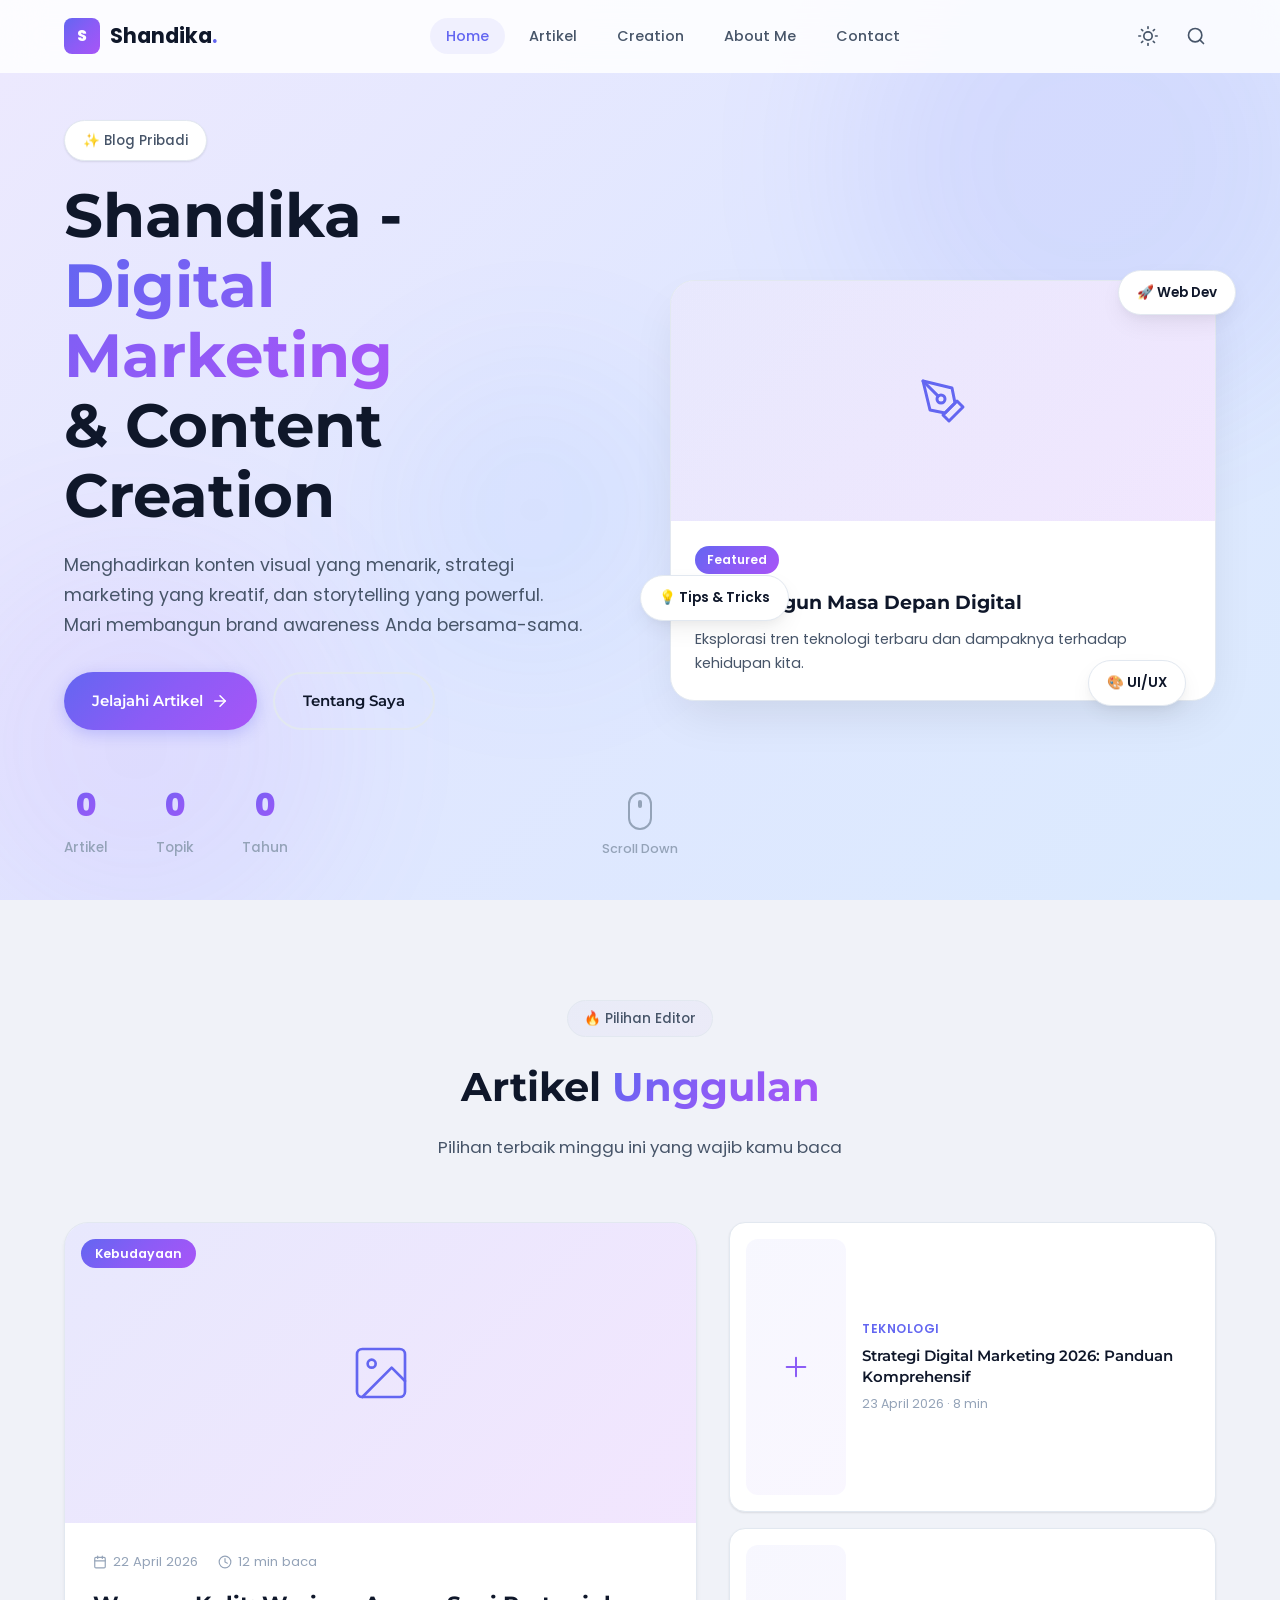
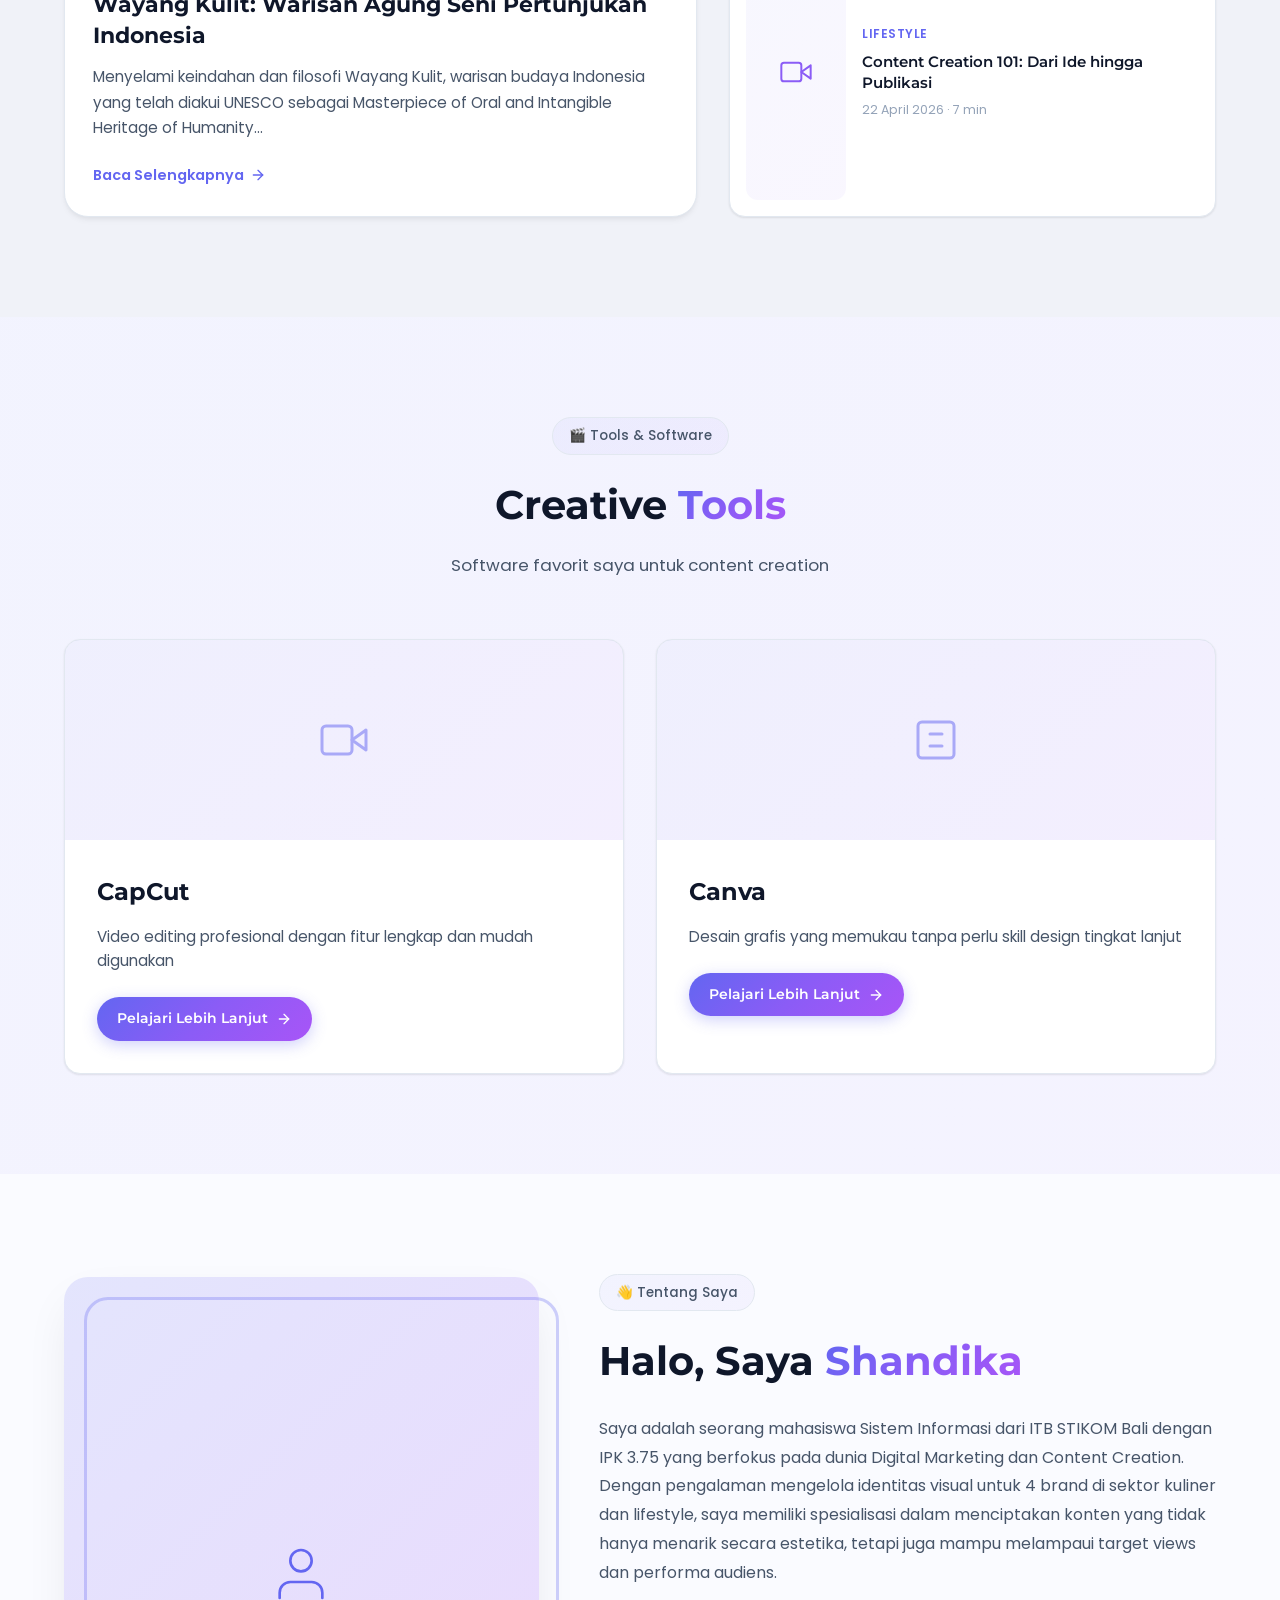
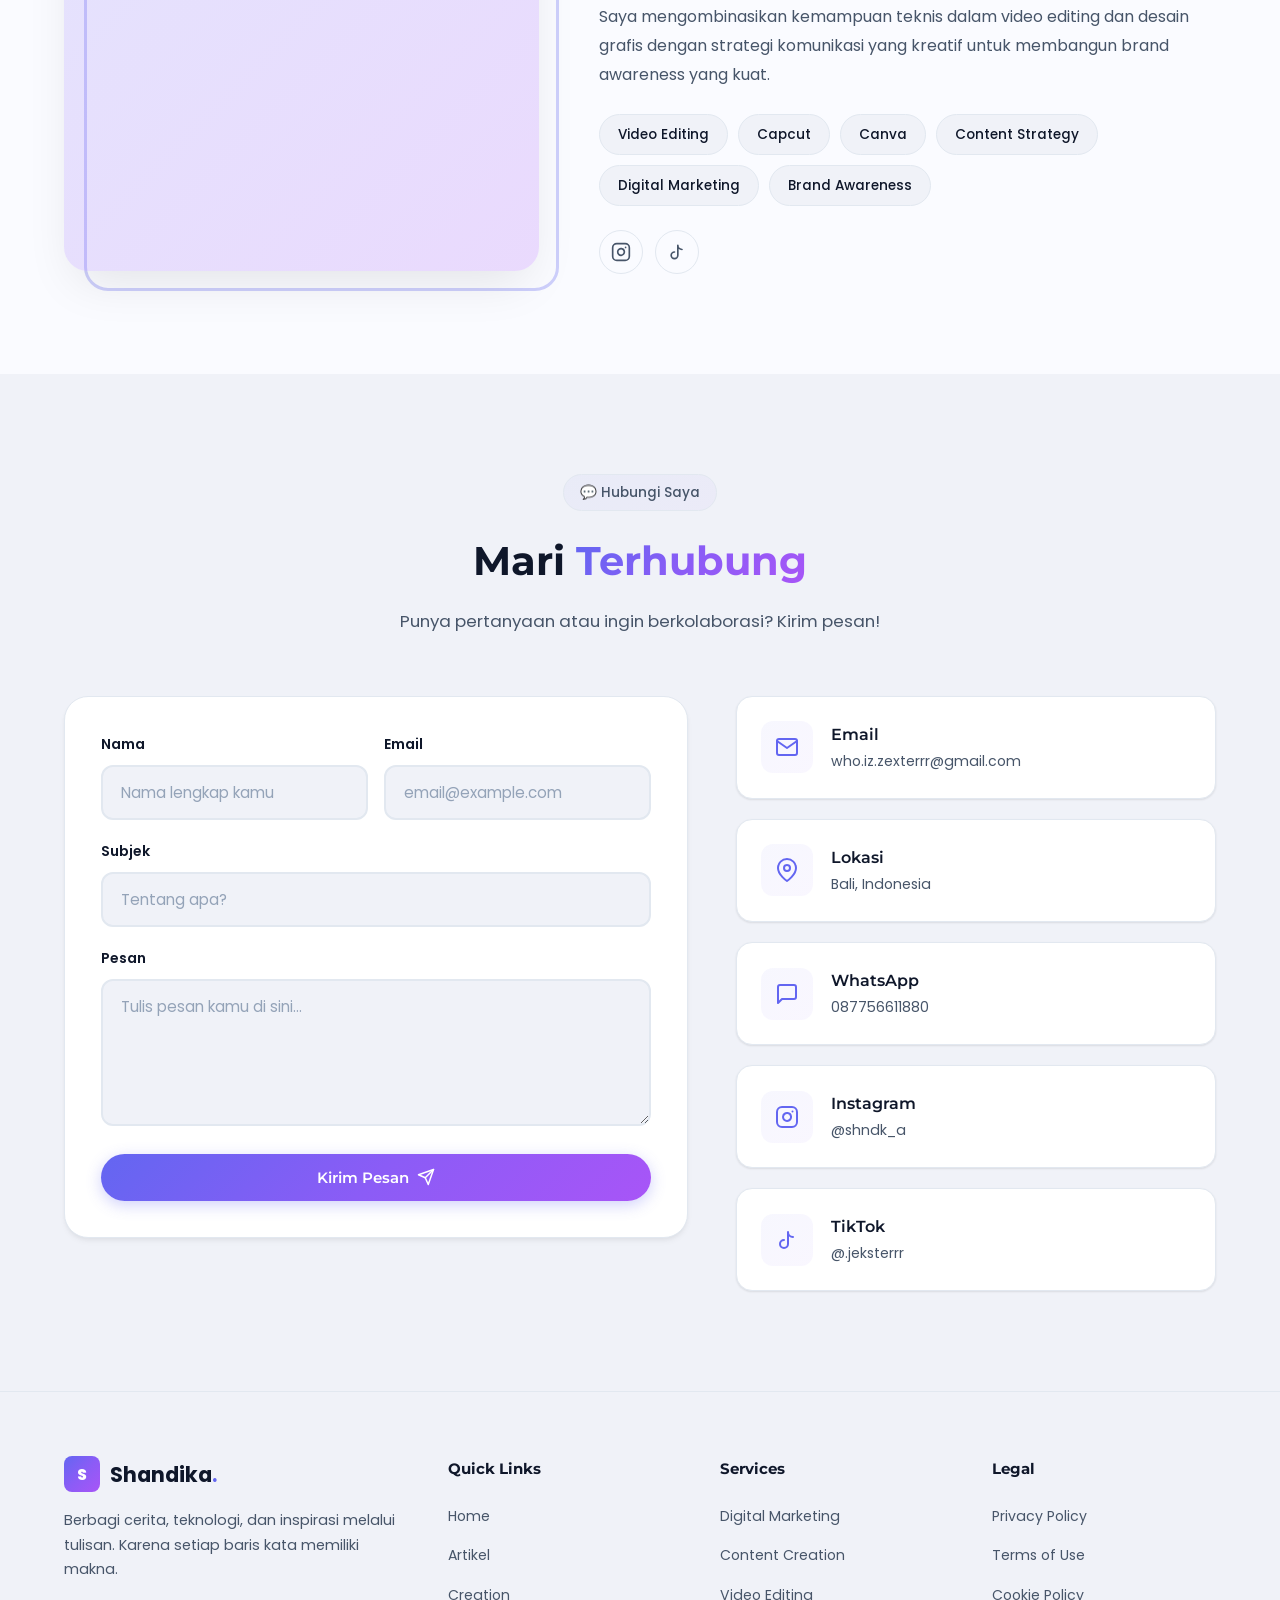
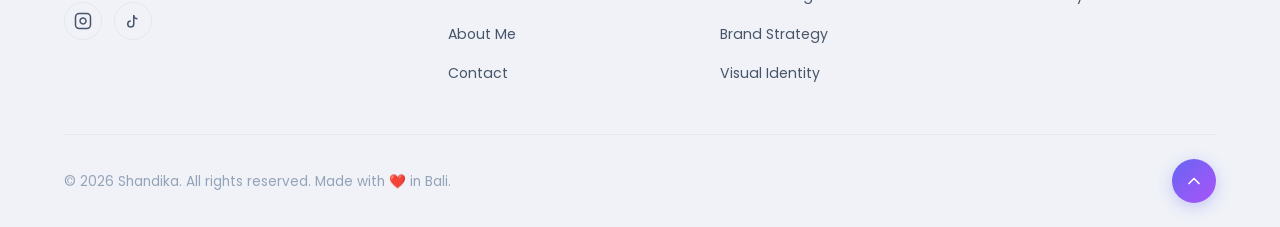
<file: index.html>
<!DOCTYPE html>
<html lang="id">
<head>
    <meta charset="UTF-8">
    <meta name="viewport" content="width=device-width, initial-scale=1.0">
    <meta name="description" content="Shandika Blog — Tempat berbagi cerita, pemikiran, dan inspirasi seputar teknologi, desain, dan kehidupan.">
    <meta name="keywords" content="blog, teknologi, desain, programming, lifestyle">
    <meta name="author" content="Shandika">
    <title>Shandika Blog — Portofolio Shandika</title>
    <link rel="preconnect" href="https://fonts.googleapis.com">
    <link rel="preconnect" href="https://fonts.gstatic.com" crossorigin>
    <link href="https://fonts.googleapis.com/css2?family=Montserrat:wght@300;400;500;600;700;800;900&family=Poppins:wght@300;400;500;600;700;800;900&display=swap" rel="stylesheet">
    <link rel="stylesheet" href="style.css">
</head>
<body>
    <!-- Navbar -->
    <nav class="navbar" id="navbar">
        <div class="container navbar-inner">
            <a href="#" class="logo" id="logo">
                <span class="logo-icon">S</span>
                <span class="logo-text">Shandika<span class="logo-dot">.</span></span>
            </a>
            <ul class="nav-links" id="navLinks">
                <li><a href="#home" class="nav-link active">Home</a></li>
                <li><a href="#featured" class="nav-link">Artikel</a></li>
                <li><a href="#creation" class="nav-link">Creation</a></li>
                <li><a href="#about" class="nav-link">About Me</a></li>
                <li><a href="#contact" class="nav-link">Contact</a></li>
            </ul>
            <div class="nav-actions">
                <button class="theme-toggle" id="themeToggle" aria-label="Toggle theme">
                    <svg class="icon-sun" xmlns="http://www.w3.org/2000/svg" width="20" height="20" viewBox="0 0 24 24" fill="none" stroke="currentColor" stroke-width="2" stroke-linecap="round" stroke-linejoin="round"><circle cx="12" cy="12" r="5"/><line x1="12" y1="1" x2="12" y2="3"/><line x1="12" y1="21" x2="12" y2="23"/><line x1="4.22" y1="4.22" x2="5.64" y2="5.64"/><line x1="18.36" y1="18.36" x2="19.78" y2="19.78"/><line x1="1" y1="12" x2="3" y2="12"/><line x1="21" y1="12" x2="23" y2="12"/><line x1="4.22" y1="19.78" x2="5.64" y2="18.36"/><line x1="18.36" y1="5.64" x2="19.78" y2="4.22"/></svg>
                    <svg class="icon-moon" xmlns="http://www.w3.org/2000/svg" width="20" height="20" viewBox="0 0 24 24" fill="none" stroke="currentColor" stroke-width="2" stroke-linecap="round" stroke-linejoin="round"><path d="M21 12.79A9 9 0 1 1 11.21 3 7 7 0 0 0 21 12.79z"/></svg>
                </button>
                <button class="search-btn" id="searchBtn" aria-label="Search">
                    <svg xmlns="http://www.w3.org/2000/svg" width="20" height="20" viewBox="0 0 24 24" fill="none" stroke="currentColor" stroke-width="2" stroke-linecap="round" stroke-linejoin="round"><circle cx="11" cy="11" r="8"/><line x1="21" y1="21" x2="16.65" y2="16.65"/></svg>
                </button>
                <button class="hamburger" id="hamburger" aria-label="Menu">
                    <span></span>
                    <span></span>
                    <span></span>
                </button>
            </div>
        </div>
    </nav>

    <!-- Search Overlay -->
    <div class="search-overlay" id="searchOverlay">
        <div class="search-overlay-content">
            <button class="search-close" id="searchClose" aria-label="Close search">
                <svg xmlns="http://www.w3.org/2000/svg" width="24" height="24" viewBox="0 0 24 24" fill="none" stroke="currentColor" stroke-width="2" stroke-linecap="round" stroke-linejoin="round"><line x1="18" y1="6" x2="6" y2="18"/><line x1="6" y1="6" x2="18" y2="18"/></svg>
            </button>
            <div class="search-input-wrapper">
                <svg xmlns="http://www.w3.org/2000/svg" width="24" height="24" viewBox="0 0 24 24" fill="none" stroke="currentColor" stroke-width="2" stroke-linecap="round" stroke-linejoin="round"><circle cx="11" cy="11" r="8"/><line x1="21" y1="21" x2="16.65" y2="16.65"/></svg>
                <input type="text" class="search-input" id="searchInput" placeholder="Cari artikel, topik, atau kata kunci...">
            </div>
            <div class="search-results" id="searchResults">
                <p class="search-hint">Ketik untuk mulai mencari...</p>
            </div>
        </div>
    </div>

    <!-- Hero Section -->
    <section class="hero" id="home">
        <div class="hero-bg-shapes">
            <div class="shape shape-1"></div>
            <div class="shape shape-2"></div>
            <div class="shape shape-3"></div>
        </div>
        <div class="container hero-content">
            <div class="hero-text">
                <span class="hero-badge">✨ Blog Pribadi</span>
                <h1 class="hero-title">
                    Shandika - <span class="gradient-text">Digital Marketing</span>
                    <br>& Content Creation
                </h1>
                <p class="hero-desc">Menghadirkan konten visual yang menarik, strategi marketing yang kreatif, dan storytelling yang powerful. Mari membangun brand awareness Anda bersama-sama.</p>
                <div class="hero-cta">
                    <a href="#featured" class="btn btn-primary" id="ctaExplore">
                        Jelajahi Artikel
                        <svg xmlns="http://www.w3.org/2000/svg" width="18" height="18" viewBox="0 0 24 24" fill="none" stroke="currentColor" stroke-width="2" stroke-linecap="round" stroke-linejoin="round"><line x1="5" y1="12" x2="19" y2="12"/><polyline points="12 5 19 12 12 19"/></svg>
                    </a>
                    <a href="#about" class="btn btn-outline" id="ctaAbout">Tentang Saya</a>
                </div>
                <div class="hero-stats">
                    <div class="stat">
                        <span class="stat-number" data-target="120">0</span>
                        <span class="stat-label">Artikel</span>
                    </div>
                    <div class="stat">
                        <span class="stat-number" data-target="45">0</span>
                        <span class="stat-label">Topik</span>
                    </div>
                    <div class="stat">
                        <span class="stat-number" data-target="10">0</span>
                        <span class="stat-label">Tahun</span>
                    </div>
                </div>
            </div>
            <div class="hero-visual">
                <div class="hero-card">
                    <div class="hero-card-img">
                        <div class="hero-card-placeholder">
                            <svg xmlns="http://www.w3.org/2000/svg" width="48" height="48" viewBox="0 0 24 24" fill="none" stroke="currentColor" stroke-width="1.5" stroke-linecap="round" stroke-linejoin="round"><path d="M12 19l7-7 3 3-7 7-3-3z"/><path d="M18 13l-1.5-7.5L2 2l3.5 14.5L13 18l5-5z"/><path d="M2 2l7.586 7.586"/><circle cx="11" cy="11" r="2"/></svg>
                        </div>
                    </div>
                    <div class="hero-card-body">
                        <span class="hero-card-tag">Featured</span>
                        <h3>Membangun Masa Depan Digital</h3>
                        <p>Eksplorasi tren teknologi terbaru dan dampaknya terhadap kehidupan kita.</p>
                    </div>
                </div>
                <div class="floating-badge badge-1">🚀 Web Dev</div>
                <div class="floating-badge badge-2">💡 Tips & Tricks</div>
                <div class="floating-badge badge-3">🎨 UI/UX</div>
            </div>
        </div>
        <div class="hero-scroll">
            <a href="#featured" class="scroll-indicator" aria-label="Scroll down">
                <div class="scroll-mouse">
                    <div class="scroll-wheel"></div>
                </div>
                <span>Scroll Down</span>
            </a>
        </div>
    </section>

    <!-- Featured Post -->
    <section class="section featured-section" id="featured">
        <div class="container">
            <div class="section-header">
                <span class="section-tag">🔥 Pilihan Editor</span>
                <h2 class="section-title">Artikel <span class="gradient-text">Unggulan</span></h2>
                <p class="section-desc">Pilihan terbaik minggu ini yang wajib kamu baca</p>
            </div>
            <div class="featured-grid">
                <a href="wayang-kulit.html" class="featured-main" id="featuredMain">
                    <div class="featured-img">
                        <div class="featured-img-placeholder">
                            <svg xmlns="http://www.w3.org/2000/svg" width="64" height="64" viewBox="0 0 24 24" fill="none" stroke="currentColor" stroke-width="1" stroke-linecap="round" stroke-linejoin="round"><rect x="3" y="3" width="18" height="18" rx="2" ry="2"/><circle cx="8.5" cy="8.5" r="1.5"/><polyline points="21 15 16 10 5 21"/></svg>
                        </div>
                        <div class="featured-overlay">
                            <span class="featured-category">Kebudayaan</span>
                        </div>
                    </div>
                    <div class="featured-info">
                        <div class="post-meta">
                            <span class="meta-date">
                                <svg xmlns="http://www.w3.org/2000/svg" width="14" height="14" viewBox="0 0 24 24" fill="none" stroke="currentColor" stroke-width="2" stroke-linecap="round" stroke-linejoin="round"><rect x="3" y="4" width="18" height="18" rx="2" ry="2"/><line x1="16" y1="2" x2="16" y2="6"/><line x1="8" y1="2" x2="8" y2="6"/><line x1="3" y1="10" x2="21" y2="10"/></svg>
                                22 April 2026
                            </span>
                            <span class="meta-read">
                                <svg xmlns="http://www.w3.org/2000/svg" width="14" height="14" viewBox="0 0 24 24" fill="none" stroke="currentColor" stroke-width="2" stroke-linecap="round" stroke-linejoin="round"><circle cx="12" cy="12" r="10"/><polyline points="12 6 12 12 16 14"/></svg>
                                12 min baca
                            </span>
                        </div>
                        <h3 class="featured-title">Wayang Kulit: Warisan Agung Seni Pertunjukan Indonesia</h3>
                        <p class="featured-excerpt">Menyelami keindahan dan filosofi Wayang Kulit, warisan budaya Indonesia yang telah diakui UNESCO sebagai Masterpiece of Oral and Intangible Heritage of Humanity...</p>
                        <span class="read-more" id="readMoreFeatured">
                            Baca Selengkapnya
                            <svg xmlns="http://www.w3.org/2000/svg" width="16" height="16" viewBox="0 0 24 24" fill="none" stroke="currentColor" stroke-width="2" stroke-linecap="round" stroke-linejoin="round"><line x1="5" y1="12" x2="19" y2="12"/><polyline points="12 5 19 12 12 19"/></svg>
                        </span>
                    </div>
                </a>
                <div class="featured-side">
                    <article class="featured-side-card" id="featuredSide1">
                        <div class="side-card-img">
                            <div class="side-img-placeholder">
                                <svg xmlns="http://www.w3.org/2000/svg" width="32" height="32" viewBox="0 0 24 24" fill="none" stroke="currentColor" stroke-width="1.5" stroke-linecap="round" stroke-linejoin="round"><line x1="12" y1="5" x2="12" y2="19"/><line x1="5" y1="12" x2="19" y2="12"/></svg>
                            </div>
                        </div>
                        <div class="side-card-info">
                            <span class="side-category">Teknologi</span>
                            <h4>Strategi Digital Marketing 2026: Panduan Komprehensif</h4>
                            <span class="side-meta">23 April 2026 · 8 min</span>
                        </div>
                    </article>
                    <article class="featured-side-card" id="featuredSide2">
                        <div class="side-card-img">
                            <div class="side-img-placeholder">
                                <svg xmlns="http://www.w3.org/2000/svg" width="32" height="32" viewBox="0 0 24 24" fill="none" stroke="currentColor" stroke-width="1.5" stroke-linecap="round" stroke-linejoin="round"><path d="M23 7l-7 5 7 5V7z"/><rect x="1" y="5" width="15" height="14" rx="2" ry="2"/></svg>
                            </div>
                        </div>
                        <div class="side-card-info">
                            <span class="side-category">Lifestyle</span>
                            <h4>Content Creation 101: Dari Ide hingga Publikasi</h4>
                            <span class="side-meta">22 April 2026 · 7 min</span>
                        </div>
                    </article>
                </div>
            </div>
        </div>
    </section>


    <!-- Creation Section -->
    <section class="section creation-section" id="creation">
        <div class="container">
            <div class="section-header">
                <span class="section-tag">🎬 Tools & Software</span>
                <h2 class="section-title">Creative <span class="gradient-text">Tools</span></h2>
                <p class="section-desc">Software favorit saya untuk content creation</p>
            </div>
            <div class="creation-grid">
                <div class="creation-card">
                    <div class="creation-card-img">
                        <div class="creation-img-placeholder">
                            <svg xmlns="http://www.w3.org/2000/svg" width="48" height="48" viewBox="0 0 24 24" fill="none" stroke="currentColor" stroke-width="1.5" stroke-linecap="round" stroke-linejoin="round"><path d="M23 7l-7 5 7 5V7z"/><rect x="1" y="5" width="15" height="14" rx="2" ry="2"/></svg>
                        </div>
                    </div>
                    <div class="creation-card-content">
                        <h3>CapCut</h3>
                        <p>Video editing profesional dengan fitur lengkap dan mudah digunakan</p>
                        <a href="https://drive.google.com" class="btn btn-primary btn-sm" target="_blank">
                            Pelajari Lebih Lanjut
                            <svg xmlns="http://www.w3.org/2000/svg" width="16" height="16" viewBox="0 0 24 24" fill="none" stroke="currentColor" stroke-width="2" stroke-linecap="round" stroke-linejoin="round"><line x1="5" y1="12" x2="19" y2="12"/><polyline points="12 5 19 12 12 19"/></svg>
                        </a>
                    </div>
                </div>
                <div class="creation-card">
                    <div class="creation-card-img">
                        <div class="creation-img-placeholder">
                            <svg xmlns="http://www.w3.org/2000/svg" width="48" height="48" viewBox="0 0 24 24" fill="none" stroke="currentColor" stroke-width="1.5" stroke-linecap="round" stroke-linejoin="round"><rect x="3" y="3" width="18" height="18" rx="2" ry="2"/><line x1="9" y1="9" x2="15" y2="9"/><line x1="9" y1="15" x2="15" y2="15"/></svg>
                        </div>
                    </div>
                    <div class="creation-card-content">
                        <h3>Canva</h3>
                        <p>Desain grafis yang memukau tanpa perlu skill design tingkat lanjut</p>
                        <a href="https://drive.google.com" class="btn btn-primary btn-sm" target="_blank">
                            Pelajari Lebih Lanjut
                            <svg xmlns="http://www.w3.org/2000/svg" width="16" height="16" viewBox="0 0 24 24" fill="none" stroke="currentColor" stroke-width="2" stroke-linecap="round" stroke-linejoin="round"><line x1="5" y1="12" x2="19" y2="12"/><polyline points="12 5 19 12 12 19"/></svg>
                        </a>
                    </div>
                </div>
            </div>
        </div>
    </section>

    <!-- About Section -->
    <section class="section about-section" id="about">
        <div class="container">
            <div class="about-grid">
                <div class="about-image">
                    <div class="about-img-wrapper">
                        <div class="about-img-placeholder">
                            <svg xmlns="http://www.w3.org/2000/svg" width="64" height="64" viewBox="0 0 24 24" fill="none" stroke="currentColor" stroke-width="1" stroke-linecap="round" stroke-linejoin="round"><path d="M20 21v-2a4 4 0 0 0-4-4H8a4 4 0 0 0-4 4v2"/><circle cx="12" cy="7" r="4"/></svg>
                        </div>
                    </div>
                    <div class="about-decoration"></div>
                </div>
                <div class="about-content">
                    <span class="section-tag">👋 Tentang Saya</span>
                    <h2 class="section-title">Halo, Saya <span class="gradient-text">Shandika</span></h2>
                    <p>Saya adalah seorang mahasiswa Sistem Informasi dari ITB STIKOM Bali dengan IPK 3.75 yang berfokus pada dunia Digital Marketing dan Content Creation. Dengan pengalaman mengelola identitas visual untuk 4 brand di sektor kuliner dan lifestyle, saya memiliki spesialisasi dalam menciptakan konten yang tidak hanya menarik secara estetika, tetapi juga mampu melampaui target views dan performa audiens.</p>
                    <p>Saya mengombinasikan kemampuan teknis dalam video editing dan desain grafis dengan strategi komunikasi yang kreatif untuk membangun brand awareness yang kuat.</p>
                    <div class="about-skills">
                        <span class="skill-tag">Video Editing</span>
                        <span class="skill-tag">Capcut</span>
                        <span class="skill-tag">Canva</span>
                        <span class="skill-tag">Content Strategy</span>
                        <span class="skill-tag">Digital Marketing</span>
                        <span class="skill-tag">Brand Awareness</span>
                    </div>
                    <div class="about-social">
                        <a href="https://instagram.com/shndk_a" class="social-link" id="socialInstagram" aria-label="Instagram" target="_blank">
                            <svg xmlns="http://www.w3.org/2000/svg" width="20" height="20" viewBox="0 0 24 24" fill="none" stroke="currentColor" stroke-width="2" stroke-linecap="round" stroke-linejoin="round"><rect x="2" y="2" width="20" height="20" rx="5" ry="5"/><path d="M16 11.37A4 4 0 1 1 12.63 8 4 4 0 0 1 16 11.37z"/><line x1="17.5" y1="6.5" x2="17.51" y2="6.5"/></svg>
                        </a>
                        <a href="https://www.tiktok.com/@.jeksterrr" class="social-link" id="socialTiktok" aria-label="TikTok" target="_blank">
                            <svg xmlns="http://www.w3.org/2000/svg" width="20" height="20" viewBox="0 0 24 24" fill="none" stroke="currentColor" stroke-width="2" stroke-linecap="round" stroke-linejoin="round"><path d="M9 12a4 4 0 1 0 4 4V4a5 5 0 0 0 5 5"/></svg>
                        </a>
                    </div>
                </div>
            </div>
        </div>
    </section>

    <!-- Contact Section -->
    <section class="section contact-section" id="contact">
        <div class="container">
            <div class="section-header">
                <span class="section-tag">💬 Hubungi Saya</span>
                <h2 class="section-title">Mari <span class="gradient-text">Terhubung</span></h2>
                <p class="section-desc">Punya pertanyaan atau ingin berkolaborasi? Kirim pesan!</p>
            </div>
            <div class="contact-grid">
                <form class="contact-form" id="contactForm" action="mailto:who.iz.zexterrr@gmail.com" method="post" enctype="text/plain">
                    <div class="form-row">
                        <div class="form-group">
                            <label for="contactName">Nama</label>
                            <input type="text" id="contactName" name="Nama" placeholder="Nama lengkap kamu" required>
                        </div>
                        <div class="form-group">
                            <label for="contactEmail">Email</label>
                            <input type="email" id="contactEmail" name="Email" placeholder="email@example.com" required>
                        </div>
                    </div>
                    <div class="form-group">
                        <label for="contactSubject">Subjek</label>
                        <input type="text" id="contactSubject" name="Subjek" placeholder="Tentang apa?" required>
                    </div>
                    <div class="form-group">
                        <label for="contactMessage">Pesan</label>
                        <textarea id="contactMessage" name="Pesan" rows="5" placeholder="Tulis pesan kamu di sini..." required></textarea>
                    </div>
                    <button type="submit" class="btn btn-primary btn-full" id="contactSubmit">
                        Kirim Pesan
                        <svg xmlns="http://www.w3.org/2000/svg" width="18" height="18" viewBox="0 0 24 24" fill="none" stroke="currentColor" stroke-width="2" stroke-linecap="round" stroke-linejoin="round"><line x1="22" y1="2" x2="11" y2="13"/><polygon points="22 2 15 22 11 13 2 9 22 2"/></svg>
                    </button>
                </form>
                <div class="contact-info">
                    <div class="contact-info-card" id="contactInfoEmail">
                        <div class="contact-info-icon">
                            <svg xmlns="http://www.w3.org/2000/svg" width="24" height="24" viewBox="0 0 24 24" fill="none" stroke="currentColor" stroke-width="2" stroke-linecap="round" stroke-linejoin="round"><path d="M4 4h16c1.1 0 2 .9 2 2v12c0 1.1-.9 2-2 2H4c-1.1 0-2-.9-2-2V6c0-1.1.9-2 2-2z"/><polyline points="22,6 12,13 2,6"/></svg>
                        </div>
                        <div>
                            <h4>Email</h4>
                            <p><a href="mailto:who.iz.zexterrr@gmail.com">who.iz.zexterrr@gmail.com</a></p>
                        </div>
                    </div>
                    <div class="contact-info-card" id="contactInfoLocation">
                        <div class="contact-info-icon">
                            <svg xmlns="http://www.w3.org/2000/svg" width="24" height="24" viewBox="0 0 24 24" fill="none" stroke="currentColor" stroke-width="2" stroke-linecap="round" stroke-linejoin="round"><path d="M21 10c0 7-9 13-9 13s-9-6-9-13a9 9 0 0 1 18 0z"/><circle cx="12" cy="10" r="3"/></svg>
                        </div>
                        <div>
                            <h4>Lokasi</h4>
                            <p>Bali, Indonesia</p>
                        </div>
                    </div>
                    <div class="contact-info-card" id="contactInfoWhatsapp">
                        <div class="contact-info-icon">
                            <svg xmlns="http://www.w3.org/2000/svg" width="24" height="24" viewBox="0 0 24 24" fill="none" stroke="currentColor" stroke-width="2" stroke-linecap="round" stroke-linejoin="round"><path d="M21 15a2 2 0 0 1-2 2H7l-4 4V5a2 2 0 0 1 2-2h14a2 2 0 0 1 2 2z"/></svg>
                        </div>
                        <div>
                            <h4>WhatsApp</h4>
                            <p>087756611880</p>
                        </div>
                    </div>
                    <div class="contact-info-card" id="contactInfoInstagram">
                        <div class="contact-info-icon">
                            <svg xmlns="http://www.w3.org/2000/svg" width="24" height="24" viewBox="0 0 24 24" fill="none" stroke="currentColor" stroke-width="2" stroke-linecap="round" stroke-linejoin="round"><rect x="2" y="2" width="20" height="20" rx="5" ry="5"/><path d="M16 11.37A4 4 0 1 1 12.63 8 4 4 0 0 1 16 11.37z"/><line x1="17.5" y1="6.5" x2="17.51" y2="6.5"/></svg>
                        </div>
                        <div>
                            <h4>Instagram</h4>
                            <p>@shndk_a</p>
                        </div>
                    </div>
                    <div class="contact-info-card" id="contactInfoTiktok">
                        <div class="contact-info-icon">
                            <svg xmlns="http://www.w3.org/2000/svg" width="24" height="24" viewBox="0 0 24 24" fill="none" stroke="currentColor" stroke-width="2" stroke-linecap="round" stroke-linejoin="round"><path d="M9 12a4 4 0 1 0 4 4V4a5 5 0 0 0 5 5"/></svg>
                        </div>
                        <div>
                            <h4>TikTok</h4>
                            <p>@.jeksterrr</p>
                        </div>
                    </div>
                </div>
            </div>
        </div>
    </section>

    <!-- Footer -->
    <footer class="footer" id="footer">
        <div class="container">
            <div class="footer-grid">
                <div class="footer-brand">
                    <a href="#" class="logo">
                        <span class="logo-icon">S</span>
                        <span class="logo-text">Shandika<span class="logo-dot">.</span></span>
                    </a>
                    <p>Berbagi cerita, teknologi, dan inspirasi melalui tulisan. Karena setiap baris kata memiliki makna.</p>
                    <div class="footer-social">
                        <a href="https://instagram.com/shndk_a" aria-label="Instagram" target="_blank"><svg xmlns="http://www.w3.org/2000/svg" width="18" height="18" viewBox="0 0 24 24" fill="none" stroke="currentColor" stroke-width="2"><rect x="2" y="2" width="20" height="20" rx="5" ry="5"/><path d="M16 11.37A4 4 0 1 1 12.63 8 4 4 0 0 1 16 11.37z"/><line x1="17.5" y1="6.5" x2="17.51" y2="6.5"/></svg></a>
                        <a href="https://www.tiktok.com/@.jeksterrr" aria-label="TikTok" target="_blank"><svg xmlns="http://www.w3.org/2000/svg" width="18" height="18" viewBox="0 0 24 24" fill="none" stroke="currentColor" stroke-width="2"><path d="M9 12a4 4 0 1 0 4 4V4a5 5 0 0 0 5 5"/></svg></a>
                    </div>
                </div>
                <div class="footer-links">
                    <h4>Quick Links</h4>
                    <ul>
                        <li><a href="#home">Home</a></li>
                        <li><a href="#featured">Artikel</a></li>
                        <li><a href="#creation">Creation</a></li>
                        <li><a href="#about">About Me</a></li>
                        <li><a href="#contact">Contact</a></li>
                    </ul>
                </div>
                <div class="footer-links">
                    <h4>Services</h4>
                    <ul>
                        <li><a href="#featured">Digital Marketing</a></li>
                        <li><a href="#creation">Content Creation</a></li>
                        <li><a href="#creation">Video Editing</a></li>
                        <li><a href="#about">Brand Strategy</a></li>
                        <li><a href="#about">Visual Identity</a></li>
                    </ul>
                </div>
                <div class="footer-links">
                    <h4>Legal</h4>
                    <ul>
                        <li><a href="#">Privacy Policy</a></li>
                        <li><a href="#">Terms of Use</a></li>
                        <li><a href="#">Cookie Policy</a></li>
                    </ul>
                </div>
            </div>
            <div class="footer-bottom">
                <p>&copy; 2026 Shandika. All rights reserved. Made with ❤️ in Bali.</p>
                <button class="back-to-top" id="backToTop" aria-label="Back to top">
                    <svg xmlns="http://www.w3.org/2000/svg" width="20" height="20" viewBox="0 0 24 24" fill="none" stroke="currentColor" stroke-width="2" stroke-linecap="round" stroke-linejoin="round"><polyline points="18 15 12 9 6 15"/></svg>
                </button>
            </div>
        </div>
    </footer>

    <!-- Toast Notification -->
    <div class="toast" id="toast">
        <div class="toast-content">
            <svg class="toast-icon" xmlns="http://www.w3.org/2000/svg" width="20" height="20" viewBox="0 0 24 24" fill="none" stroke="currentColor" stroke-width="2" stroke-linecap="round" stroke-linejoin="round"><path d="M22 11.08V12a10 10 0 1 1-5.93-9.14"/><polyline points="22 4 12 14.01 9 11.01"/></svg>
            <span id="toastMessage">Success!</span>
        </div>
    </div>

    <script src="script.js"></script>
</body>
</html>
</file>
<file: style.css>
/* ============================================
   CSS Variables & Design Tokens
   ============================================ */
:root {
    /* Colors - Light Mode */
    --bg-primary: #fafbff;
    --bg-secondary: #f0f2f8;
    --bg-card: #ffffff;
    --bg-card-hover: #f8f9fd;
    --bg-navbar: rgba(255, 255, 255, 0.85);

    --text-primary: #0f172a;
    --text-secondary: #475569;
    --text-muted: #94a3b8;

    --accent-1: #6366f1;
    --accent-2: #8b5cf6;
    --accent-3: #a855f7;
    --gradient-primary: linear-gradient(135deg, #6366f1, #8b5cf6, #a855f7);
    --gradient-hero: linear-gradient(135deg, #ede9fe 0%, #e0e7ff 50%, #dbeafe 100%);
    --gradient-card: linear-gradient(135deg, rgba(99, 102, 241, 0.05), rgba(139, 92, 246, 0.05));

    --border-color: #e2e8f0;
    --border-light: #f1f5f9;

    --shadow-sm: 0 1px 3px rgba(0, 0, 0, 0.04), 0 1px 2px rgba(0, 0, 0, 0.06);
    --shadow-md: 0 4px 6px -1px rgba(0, 0, 0, 0.05), 0 2px 4px -1px rgba(0, 0, 0, 0.04);
    --shadow-lg: 0 10px 25px -3px rgba(0, 0, 0, 0.07), 0 4px 10px -2px rgba(0, 0, 0, 0.04);
    --shadow-xl: 0 20px 50px -12px rgba(0, 0, 0, 0.1);
    --shadow-glow: 0 0 30px rgba(99, 102, 241, 0.15);

    --radius-sm: 8px;
    --radius-md: 12px;
    --radius-lg: 16px;
    --radius-xl: 24px;
    --radius-full: 9999px;

    --transition-fast: 0.2s cubic-bezier(0.4, 0, 0.2, 1);
    --transition-base: 0.3s cubic-bezier(0.4, 0, 0.2, 1);
    --transition-slow: 0.5s cubic-bezier(0.4, 0, 0.2, 1);

    --font-headline: 'Montserrat', sans-serif;
    --font-body: 'Poppins', sans-serif;
}

/* Dark Mode */
[data-theme="dark"] {
    --bg-primary: #0b0f1a;
    --bg-secondary: #111827;
    --bg-card: #1a1f35;
    --bg-card-hover: #212845;
    --bg-navbar: rgba(11, 15, 26, 0.9);

    --text-primary: #f1f5f9;
    --text-secondary: #94a3b8;
    --text-muted: #64748b;

    --gradient-hero: linear-gradient(135deg, #1a1035 0%, #0f172a 50%, #0c1220 100%);
    --gradient-card: linear-gradient(135deg, rgba(99, 102, 241, 0.08), rgba(139, 92, 246, 0.08));

    --border-color: #1e293b;
    --border-light: #1e293b;

    --shadow-sm: 0 1px 3px rgba(0, 0, 0, 0.2);
    --shadow-md: 0 4px 6px rgba(0, 0, 0, 0.25);
    --shadow-lg: 0 10px 25px rgba(0, 0, 0, 0.3);
    --shadow-xl: 0 20px 50px rgba(0, 0, 0, 0.4);
    --shadow-glow: 0 0 30px rgba(99, 102, 241, 0.2);
}

/* ============================================
   Reset & Base
   ============================================ */
*, *::before, *::after {
    margin: 0;
    padding: 0;
    box-sizing: border-box;
}

html {
    scroll-behavior: smooth;
    font-size: 16px;
}

body {
    font-family: var(--font-body);
    background-color: var(--bg-primary);
    color: var(--text-primary);
    line-height: 1.7;
    overflow-x: hidden;
    transition: background-color var(--transition-base), color var(--transition-base);
}

h1, h2, h3, h4, h5, h6 {
    font-family: var(--font-headline);
}

a {
    text-decoration: none;
    color: inherit;
    transition: color var(--transition-fast);
}

img {
    max-width: 100%;
    display: block;
}

ul {
    list-style: none;
}

button {
    border: none;
    cursor: pointer;
    font-family: inherit;
    background: none;
}

input, textarea {
    font-family: inherit;
    border: none;
    outline: none;
}

/* ============================================
   Utility Classes
   ============================================ */
.container {
    max-width: 1200px;
    margin: 0 auto;
    padding: 0 24px;
}

.section {
    padding: 100px 0;
}

.gradient-text {
    background: var(--gradient-primary);
    -webkit-background-clip: text;
    -webkit-text-fill-color: transparent;
    background-clip: text;
}

.btn {
    display: inline-flex;
    align-items: center;
    gap: 8px;
    padding: 14px 28px;
    border-radius: var(--radius-full);
    font-weight: 600;
    font-size: 0.95rem;
    font-family: var(--font-headline);
    transition: all var(--transition-base);
    cursor: pointer;
    text-decoration: none;
}

.btn-primary {
    background: var(--gradient-primary);
    color: #fff;
    box-shadow: 0 4px 15px rgba(99, 102, 241, 0.3);
}

.btn-primary:hover {
    transform: translateY(-2px);
    box-shadow: 0 8px 25px rgba(99, 102, 241, 0.4);
}

.btn-outline {
    border: 2px solid var(--border-color);
    color: var(--text-primary);
    background: transparent;
}

.btn-outline:hover {
    border-color: var(--accent-1);
    color: var(--accent-1);
    transform: translateY(-2px);
}

.btn-full {
    width: 100%;
    justify-content: center;
}

/* ============================================
   Navbar
   ============================================ */
.navbar {
    position: fixed;
    top: 0;
    left: 0;
    right: 0;
    z-index: 1000;
    padding: 16px 0;
    background: var(--bg-navbar);
    backdrop-filter: blur(20px);
    -webkit-backdrop-filter: blur(20px);
    border-bottom: 1px solid transparent;
    transition: all var(--transition-base);
}

.navbar.scrolled {
    padding: 10px 0;
    border-bottom-color: var(--border-color);
    box-shadow: var(--shadow-sm);
}

.navbar-inner {
    display: flex;
    align-items: center;
    justify-content: space-between;
}

.logo {
    display: flex;
    align-items: center;
    gap: 10px;
    font-weight: 700;
    font-size: 1.3rem;
}

.logo-icon {
    width: 36px;
    height: 36px;
    display: flex;
    align-items: center;
    justify-content: center;
    background: var(--gradient-primary);
    color: #fff;
    border-radius: var(--radius-sm);
    font-weight: 800;
    font-size: 1rem;
}

.logo-dot {
    color: var(--accent-1);
}

.nav-links {
    display: flex;
    gap: 8px;
}

.nav-link {
    padding: 8px 16px;
    border-radius: var(--radius-full);
    font-weight: 500;
    font-size: 0.9rem;
    color: var(--text-secondary);
    transition: all var(--transition-fast);
}

.nav-link:hover,
.nav-link.active {
    color: var(--accent-1);
    background: rgba(99, 102, 241, 0.08);
}

.nav-actions {
    display: flex;
    align-items: center;
    gap: 8px;
}

.theme-toggle,
.search-btn {
    width: 40px;
    height: 40px;
    display: flex;
    align-items: center;
    justify-content: center;
    border-radius: var(--radius-full);
    color: var(--text-secondary);
    transition: all var(--transition-fast);
}

.theme-toggle:hover,
.search-btn:hover {
    background: var(--bg-secondary);
    color: var(--accent-1);
}

.icon-moon { display: none; }
[data-theme="dark"] .icon-sun { display: none; }
[data-theme="dark"] .icon-moon { display: block; }

.hamburger {
    display: none;
    flex-direction: column;
    gap: 5px;
    width: 40px;
    height: 40px;
    align-items: center;
    justify-content: center;
    border-radius: var(--radius-full);
}

.hamburger span {
    display: block;
    width: 22px;
    height: 2px;
    background: var(--text-primary);
    border-radius: 2px;
    transition: all var(--transition-base);
}

.hamburger.active span:nth-child(1) {
    transform: rotate(45deg) translate(5px, 5px);
}

.hamburger.active span:nth-child(2) {
    opacity: 0;
}

.hamburger.active span:nth-child(3) {
    transform: rotate(-45deg) translate(5px, -5px);
}

/* ============================================
   Search Overlay
   ============================================ */
.search-overlay {
    position: fixed;
    inset: 0;
    z-index: 2000;
    background: rgba(0, 0, 0, 0.6);
    backdrop-filter: blur(8px);
    display: flex;
    align-items: flex-start;
    justify-content: center;
    padding-top: 120px;
    opacity: 0;
    pointer-events: none;
    transition: opacity var(--transition-base);
}

.search-overlay.active {
    opacity: 1;
    pointer-events: all;
}

.search-overlay-content {
    background: var(--bg-card);
    border-radius: var(--radius-xl);
    width: 90%;
    max-width: 640px;
    padding: 24px;
    box-shadow: var(--shadow-xl);
    transform: translateY(-20px);
    transition: transform var(--transition-base);
}

.search-overlay.active .search-overlay-content {
    transform: translateY(0);
}

.search-close {
    position: absolute;
    top: 24px;
    right: 24px;
    color: var(--text-muted);
    transition: color var(--transition-fast);
}

.search-close:hover {
    color: var(--text-primary);
}

.search-input-wrapper {
    display: flex;
    align-items: center;
    gap: 12px;
    padding: 12px 16px;
    background: var(--bg-secondary);
    border-radius: var(--radius-md);
    border: 2px solid transparent;
    transition: border-color var(--transition-fast);
}

.search-input-wrapper:focus-within {
    border-color: var(--accent-1);
}

.search-input-wrapper svg {
    color: var(--text-muted);
    flex-shrink: 0;
}

.search-input {
    flex: 1;
    font-size: 1rem;
    background: transparent;
    color: var(--text-primary);
}

.search-input::placeholder {
    color: var(--text-muted);
}

.search-results {
    margin-top: 16px;
    max-height: 300px;
    overflow-y: auto;
}

.search-hint {
    text-align: center;
    color: var(--text-muted);
    padding: 24px;
    font-size: 0.9rem;
}

.search-result-item {
    display: block;
    padding: 12px 16px;
    border-radius: var(--radius-sm);
    transition: background var(--transition-fast);
    cursor: pointer;
}

.search-result-item:hover {
    background: var(--bg-secondary);
}

.search-result-item h4 {
    font-size: 0.95rem;
    margin-bottom: 4px;
}

.search-result-item p {
    font-size: 0.8rem;
    color: var(--text-muted);
}

/* ============================================
   Hero Section
   ============================================ */
.hero {
    min-height: 100vh;
    display: flex;
    align-items: center;
    position: relative;
    background: var(--gradient-hero);
    padding-top: 80px;
    overflow: hidden;
}

.hero-bg-shapes {
    position: absolute;
    inset: 0;
    pointer-events: none;
    overflow: hidden;
}

.shape {
    position: absolute;
    border-radius: 50%;
    opacity: 0.4;
    filter: blur(80px);
}

.shape-1 {
    width: 500px;
    height: 500px;
    background: rgba(99, 102, 241, 0.25);
    top: -10%;
    right: -5%;
    animation: float 8s ease-in-out infinite;
}

.shape-2 {
    width: 400px;
    height: 400px;
    background: rgba(168, 85, 247, 0.2);
    bottom: -5%;
    left: -5%;
    animation: float 10s ease-in-out infinite reverse;
}

.shape-3 {
    width: 300px;
    height: 300px;
    background: rgba(59, 130, 246, 0.15);
    top: 40%;
    left: 30%;
    animation: float 12s ease-in-out infinite;
}

@keyframes float {
    0%, 100% { transform: translate(0, 0) scale(1); }
    33% { transform: translate(30px, -30px) scale(1.05); }
    66% { transform: translate(-20px, 20px) scale(0.95); }
}

.hero-content {
    display: grid;
    grid-template-columns: 1fr 1fr;
    gap: 60px;
    align-items: center;
    position: relative;
    z-index: 1;
}

.hero-badge {
    display: inline-flex;
    align-items: center;
    gap: 8px;
    padding: 8px 18px;
    background: var(--bg-card);
    border: 1px solid var(--border-color);
    border-radius: var(--radius-full);
    font-size: 0.85rem;
    font-weight: 500;
    color: var(--text-secondary);
    box-shadow: var(--shadow-sm);
    margin-bottom: 20px;
    animation: fadeInUp 0.6s ease-out;
}

.hero-title {
    font-family: var(--font-headline);
    font-size: 3.8rem;
    font-weight: 700;
    line-height: 1.15;
    margin-bottom: 20px;
    animation: fadeInUp 0.6s ease-out 0.1s both;
}

.hero-desc {
    font-size: 1.1rem;
    color: var(--text-secondary);
    max-width: 520px;
    margin-bottom: 32px;
    animation: fadeInUp 0.6s ease-out 0.2s both;
}

.hero-cta {
    display: flex;
    gap: 16px;
    margin-bottom: 48px;
    animation: fadeInUp 0.6s ease-out 0.3s both;
}

.hero-stats {
    display: flex;
    gap: 48px;
    animation: fadeInUp 0.6s ease-out 0.4s both;
}

.stat {
    text-align: center;
}

.stat-number {
    display: block;
    font-size: 2rem;
    font-weight: 800;
    background: var(--gradient-primary);
    -webkit-background-clip: text;
    -webkit-text-fill-color: transparent;
    background-clip: text;
}

.stat-label {
    font-size: 0.85rem;
    color: var(--text-muted);
    font-weight: 500;
}

.hero-visual {
    position: relative;
    animation: fadeInUp 0.8s ease-out 0.3s both;
}

.hero-card {
    background: var(--bg-card);
    border-radius: var(--radius-xl);
    overflow: hidden;
    box-shadow: var(--shadow-xl);
    border: 1px solid var(--border-color);
    transition: transform var(--transition-base);
}

.hero-card:hover {
    transform: translateY(-4px);
}

.hero-card-img {
    height: 240px;
    background: var(--gradient-card);
    position: relative;
    overflow: hidden;
}

.hero-card-placeholder {
    display: flex;
    align-items: center;
    justify-content: center;
    height: 100%;
    color: var(--accent-1);
    background: linear-gradient(135deg, rgba(99, 102, 241, 0.1), rgba(168, 85, 247, 0.1));
}

.hero-card-body {
    padding: 24px;
}

.hero-card-tag {
    display: inline-block;
    padding: 4px 12px;
    background: var(--gradient-primary);
    color: #fff;
    border-radius: var(--radius-full);
    font-size: 0.75rem;
    font-weight: 600;
    margin-bottom: 12px;
}

.hero-card-body h3 {
    font-size: 1.2rem;
    font-weight: 700;
    margin-bottom: 8px;
}

.hero-card-body p {
    font-size: 0.9rem;
    color: var(--text-secondary);
}

.floating-badge {
    position: absolute;
    padding: 10px 18px;
    background: var(--bg-card);
    border: 1px solid var(--border-color);
    border-radius: var(--radius-full);
    font-size: 0.85rem;
    font-weight: 600;
    box-shadow: var(--shadow-lg);
    animation: floatBadge 4s ease-in-out infinite;
}

.badge-1 {
    top: -10px;
    right: -20px;
    animation-delay: 0s;
}

.badge-2 {
    bottom: 80px;
    left: -30px;
    animation-delay: 1.5s;
}

.badge-3 {
    bottom: -5px;
    right: 30px;
    animation-delay: 3s;
}

@keyframes floatBadge {
    0%, 100% { transform: translateY(0); }
    50% { transform: translateY(-10px); }
}

.hero-scroll {
    position: absolute;
    bottom: 40px;
    left: 50%;
    transform: translateX(-50%);
    z-index: 1;
}

.scroll-indicator {
    display: flex;
    flex-direction: column;
    align-items: center;
    gap: 8px;
    color: var(--text-muted);
    font-size: 0.8rem;
    font-weight: 500;
    transition: color var(--transition-fast);
}

.scroll-indicator:hover {
    color: var(--accent-1);
}

.scroll-mouse {
    width: 24px;
    height: 38px;
    border: 2px solid var(--text-muted);
    border-radius: 12px;
    position: relative;
}

.scroll-wheel {
    width: 4px;
    height: 8px;
    background: var(--text-muted);
    border-radius: 2px;
    position: absolute;
    top: 6px;
    left: 50%;
    transform: translateX(-50%);
    animation: scrollWheel 2s ease-in-out infinite;
}

@keyframes scrollWheel {
    0%, 100% { transform: translateX(-50%) translateY(0); opacity: 1; }
    50% { transform: translateX(-50%) translateY(10px); opacity: 0; }
}

@keyframes fadeInUp {
    from {
        opacity: 0;
        transform: translateY(30px);
    }
    to {
        opacity: 1;
        transform: translateY(0);
    }
}

/* ============================================
   Section Header
   ============================================ */
.section-header {
    text-align: center;
    margin-bottom: 60px;
}

.section-tag {
    display: inline-block;
    padding: 6px 16px;
    background: var(--gradient-card);
    border: 1px solid var(--border-color);
    border-radius: var(--radius-full);
    font-size: 0.85rem;
    font-weight: 500;
    color: var(--text-secondary);
    margin-bottom: 16px;
}

.section-title {
    font-family: var(--font-headline);
    font-size: 2.5rem;
    font-weight: 700;
    margin-bottom: 12px;
}

.section-desc {
    color: var(--text-secondary);
    font-size: 1.05rem;
    max-width: 500px;
    margin: 0 auto;
}

/* ============================================
   Featured Section
   ============================================ */
.featured-section {
    background: var(--bg-secondary);
}

.featured-grid {
    display: grid;
    grid-template-columns: 1.3fr 1fr;
    gap: 32px;
}

.featured-main {
    background: var(--bg-card);
    border-radius: var(--radius-xl);
    overflow: hidden;
    border: 1px solid var(--border-color);
    box-shadow: var(--shadow-md);
    transition: all var(--transition-base);
}

.featured-main:hover {
    transform: translateY(-4px);
    box-shadow: var(--shadow-lg);
}

.featured-img {
    height: 300px;
    position: relative;
    overflow: hidden;
}

.featured-img-placeholder {
    display: flex;
    align-items: center;
    justify-content: center;
    height: 100%;
    background: linear-gradient(135deg, rgba(99, 102, 241, 0.15), rgba(168, 85, 247, 0.15));
    color: var(--accent-1);
}

.featured-overlay {
    position: absolute;
    top: 16px;
    left: 16px;
}

.featured-category {
    padding: 6px 14px;
    background: var(--gradient-primary);
    color: #fff;
    border-radius: var(--radius-full);
    font-size: 0.78rem;
    font-weight: 600;
}

.featured-info {
    padding: 28px;
}

.post-meta {
    display: flex;
    gap: 20px;
    margin-bottom: 16px;
}

.meta-date, .meta-read {
    display: flex;
    align-items: center;
    gap: 6px;
    font-size: 0.82rem;
    color: var(--text-muted);
}

.featured-title {
    font-size: 1.4rem;
    font-weight: 700;
    line-height: 1.4;
    margin-bottom: 12px;
}

.featured-excerpt {
    color: var(--text-secondary);
    font-size: 0.95rem;
    margin-bottom: 20px;
    line-height: 1.7;
}

.read-more {
    display: inline-flex;
    align-items: center;
    gap: 6px;
    color: var(--accent-1);
    font-weight: 600;
    font-size: 0.9rem;
    transition: gap var(--transition-fast);
}

.read-more:hover {
    gap: 12px;
}

.featured-side {
    display: flex;
    flex-direction: column;
    gap: 16px;
}

.featured-side-card {
    display: flex;
    gap: 16px;
    padding: 16px;
    background: var(--bg-card);
    border-radius: var(--radius-lg);
    border: 1px solid var(--border-color);
    box-shadow: var(--shadow-sm);
    transition: all var(--transition-base);
    cursor: pointer;
    flex: 1;
}

.featured-side-card:hover {
    transform: translateX(4px);
    box-shadow: var(--shadow-md);
    border-color: var(--accent-1);
}

.side-card-img {
    width: 100px;
    min-height: 100px;
    border-radius: var(--radius-md);
    overflow: hidden;
    flex-shrink: 0;
}

.side-img-placeholder {
    display: flex;
    align-items: center;
    justify-content: center;
    width: 100%;
    height: 100%;
    background: var(--gradient-card);
    color: var(--accent-2);
}

.side-card-info {
    display: flex;
    flex-direction: column;
    justify-content: center;
    gap: 6px;
}

.side-category {
    font-size: 0.75rem;
    font-weight: 600;
    color: var(--accent-1);
    text-transform: uppercase;
    letter-spacing: 0.5px;
}

.side-card-info h4 {
    font-size: 0.95rem;
    font-weight: 600;
    line-height: 1.4;
}

.side-meta {
    font-size: 0.78rem;
    color: var(--text-muted);
}

/* ============================================
   Articles Grid
   ============================================ */
.filter-tabs {
    display: flex;
    justify-content: center;
    gap: 8px;
    margin-bottom: 48px;
    flex-wrap: wrap;
}

.filter-tab {
    padding: 10px 22px;
    border-radius: var(--radius-full);
    font-size: 0.88rem;
    font-weight: 500;
    color: var(--text-secondary);
    background: var(--bg-secondary);
    border: 1px solid var(--border-color);
    transition: all var(--transition-fast);
}

.filter-tab:hover {
    color: var(--accent-1);
    border-color: var(--accent-1);
}

.filter-tab.active {
    background: var(--gradient-primary);
    color: #fff;
    border-color: transparent;
}

.articles-grid {
    display: grid;
    grid-template-columns: repeat(3, 1fr);
    gap: 28px;
}

.article-card {
    background: var(--bg-card);
    border-radius: var(--radius-lg);
    overflow: hidden;
    border: 1px solid var(--border-color);
    box-shadow: var(--shadow-sm);
    transition: all var(--transition-base);
    cursor: pointer;
    opacity: 0;
    transform: translateY(20px);
    animation: cardFadeIn 0.5s ease-out forwards;
}

.article-card:hover {
    transform: translateY(-6px);
    box-shadow: var(--shadow-lg);
}

@keyframes cardFadeIn {
    to {
        opacity: 1;
        transform: translateY(0);
    }
}

.article-card-img {
    height: 200px;
    position: relative;
    overflow: hidden;
}

.article-img-placeholder {
    display: flex;
    align-items: center;
    justify-content: center;
    width: 100%;
    height: 100%;
    background: var(--gradient-card);
    color: var(--accent-1);
    font-size: 2rem;
    transition: transform var(--transition-slow);
}

.article-card:hover .article-img-placeholder {
    transform: scale(1.05);
}

.article-card-category {
    position: absolute;
    top: 12px;
    left: 12px;
    padding: 4px 12px;
    background: rgba(255, 255, 255, 0.9);
    border-radius: var(--radius-full);
    font-size: 0.72rem;
    font-weight: 600;
    color: var(--accent-1);
}

[data-theme="dark"] .article-card-category {
    background: rgba(26, 31, 53, 0.9);
}

.article-card-body {
    padding: 20px;
}

.article-card-meta {
    display: flex;
    gap: 16px;
    margin-bottom: 10px;
    font-size: 0.78rem;
    color: var(--text-muted);
}

.article-card-title {
    font-size: 1.05rem;
    font-weight: 700;
    line-height: 1.4;
    margin-bottom: 8px;
    display: -webkit-box;
    -webkit-line-clamp: 2;
    -webkit-box-orient: vertical;
    overflow: hidden;
}

.article-card-excerpt {
    font-size: 0.88rem;
    color: var(--text-secondary);
    display: -webkit-box;
    -webkit-line-clamp: 2;
    -webkit-box-orient: vertical;
    overflow: hidden;
    margin-bottom: 16px;
}

.article-card-footer {
    display: flex;
    align-items: center;
    justify-content: space-between;
    padding-top: 14px;
    border-top: 1px solid var(--border-light);
}

.article-author {
    display: flex;
    align-items: center;
    gap: 8px;
}

.author-avatar {
    width: 28px;
    height: 28px;
    border-radius: 50%;
    background: var(--gradient-primary);
    display: flex;
    align-items: center;
    justify-content: center;
    color: #fff;
    font-size: 0.7rem;
    font-weight: 700;
}

.author-name {
    font-size: 0.82rem;
    font-weight: 600;
}

.article-read-more {
    font-size: 0.82rem;
    color: var(--accent-1);
    font-weight: 600;
    display: flex;
    align-items: center;
    gap: 4px;
    transition: gap var(--transition-fast);
}

.article-card:hover .article-read-more {
    gap: 8px;
}

.load-more-wrapper {
    text-align: center;
    margin-top: 48px;
}

.load-more-btn {
    opacity: 0.9;
}

.load-more-btn:hover {
    opacity: 1;
}

/* ============================================
   Categories Section
   ============================================ */
.categories-section {
    background: var(--bg-secondary);
}

.categories-grid {
    display: grid;
    grid-template-columns: repeat(3, 1fr);
    gap: 24px;
}

.category-card {
    background: var(--bg-card);
    border-radius: var(--radius-lg);
    padding: 32px;
    border: 1px solid var(--border-color);
    text-align: center;
    transition: all var(--transition-base);
    position: relative;
    overflow: hidden;
}

.category-card::before {
    content: '';
    position: absolute;
    inset: 0;
    background: var(--gradient-primary);
    opacity: 0;
    transition: opacity var(--transition-base);
}

.category-card:hover {
    transform: translateY(-6px);
    box-shadow: var(--shadow-glow);
    border-color: var(--accent-1);
}

.category-card:hover::before {
    opacity: 0.05;
}

.category-card > * {
    position: relative;
    z-index: 1;
}

.category-icon {
    font-size: 2.5rem;
    margin-bottom: 16px;
}

.category-card h3 {
    font-size: 1.15rem;
    font-weight: 700;
    margin-bottom: 8px;
}

.category-card p {
    font-size: 0.88rem;
    color: var(--text-secondary);
    margin-bottom: 16px;
    line-height: 1.6;
}

.category-count {
    font-size: 0.8rem;
    font-weight: 600;
    color: var(--accent-1);
    padding: 4px 14px;
    background: rgba(99, 102, 241, 0.08);
    border-radius: var(--radius-full);
}

/* ============================================
   Newsletter Section
   ============================================ */
.newsletter-card {
    background: var(--gradient-primary);
    border-radius: var(--radius-xl);
    padding: 64px;
    text-align: center;
    position: relative;
    overflow: hidden;
    color: #fff;
}

.newsletter-bg-shapes {
    position: absolute;
    inset: 0;
    pointer-events: none;
}

.nl-shape {
    position: absolute;
    border-radius: 50%;
    background: rgba(255, 255, 255, 0.1);
}

.nl-shape-1 {
    width: 300px;
    height: 300px;
    top: -100px;
    right: -50px;
}

.nl-shape-2 {
    width: 200px;
    height: 200px;
    bottom: -80px;
    left: -40px;
}

.newsletter-content {
    position: relative;
    z-index: 1;
}

.newsletter-icon {
    font-size: 3rem;
    display: block;
    margin-bottom: 20px;
}

.newsletter-content h2 {
    font-family: var(--font-headline);
    font-size: 2rem;
    font-weight: 700;
    margin-bottom: 16px;
}

.newsletter-content p {
    max-width: 500px;
    margin: 0 auto 32px;
    opacity: 0.9;
    line-height: 1.7;
}

.newsletter-form {
    max-width: 480px;
    margin: 0 auto;
}

.newsletter-input-group {
    display: flex;
    gap: 12px;
    background: rgba(255, 255, 255, 0.15);
    border-radius: var(--radius-full);
    padding: 6px;
    border: 1px solid rgba(255, 255, 255, 0.2);
}

.newsletter-input-group input {
    flex: 1;
    padding: 12px 20px;
    background: transparent;
    color: #fff;
    font-size: 0.95rem;
}

.newsletter-input-group input::placeholder {
    color: rgba(255, 255, 255, 0.6);
}

.newsletter-input-group .btn {
    background: #fff;
    color: var(--accent-1);
    box-shadow: none;
    padding: 12px 24px;
}

.newsletter-input-group .btn:hover {
    transform: none;
    box-shadow: 0 4px 15px rgba(0, 0, 0, 0.1);
}

/* ============================================
   About Section
   ============================================ */
.about-grid {
    display: grid;
    grid-template-columns: 1fr 1.3fr;
    gap: 60px;
    align-items: center;
}

.about-image {
    position: relative;
}

.about-img-wrapper {
    border-radius: var(--radius-xl);
    overflow: hidden;
    box-shadow: var(--shadow-xl);
    aspect-ratio: 4/5;
    position: relative;
    z-index: 1;
}

.about-img-placeholder {
    display: flex;
    align-items: center;
    justify-content: center;
    width: 100%;
    height: 100%;
    background: linear-gradient(135deg, rgba(99, 102, 241, 0.15), rgba(168, 85, 247, 0.2));
    color: var(--accent-1);
}

.about-decoration {
    position: absolute;
    width: 100%;
    height: 100%;
    top: 20px;
    left: 20px;
    border: 3px solid var(--accent-1);
    border-radius: var(--radius-xl);
    opacity: 0.3;
}

.about-content .section-tag {
    display: inline-block;
    margin-bottom: 16px;
}

.about-content .section-title {
    text-align: left;
    margin-bottom: 20px;
}

.about-content p {
    color: var(--text-secondary);
    margin-bottom: 16px;
    line-height: 1.8;
}

.about-skills {
    display: flex;
    flex-wrap: wrap;
    gap: 10px;
    margin: 24px 0;
}

.skill-tag {
    padding: 8px 18px;
    background: var(--bg-secondary);
    border: 1px solid var(--border-color);
    border-radius: var(--radius-full);
    font-size: 0.85rem;
    font-weight: 500;
    transition: all var(--transition-fast);
}

.skill-tag:hover {
    border-color: var(--accent-1);
    color: var(--accent-1);
}

.about-social {
    display: flex;
    gap: 12px;
    margin-top: 24px;
}

.social-link {
    width: 44px;
    height: 44px;
    display: flex;
    align-items: center;
    justify-content: center;
    border-radius: var(--radius-full);
    border: 1px solid var(--border-color);
    color: var(--text-secondary);
    transition: all var(--transition-fast);
}

.social-link:hover {
    background: var(--gradient-primary);
    color: #fff;
    border-color: transparent;
    transform: translateY(-3px);
}

/* ============================================
   Contact Section
   ============================================ */
.contact-section {
    background: var(--bg-secondary);
}

.contact-grid {
    display: grid;
    grid-template-columns: 1.3fr 1fr;
    gap: 48px;
    align-items: flex-start;
}

.contact-form {
    background: var(--bg-card);
    padding: 36px;
    border-radius: var(--radius-xl);
    border: 1px solid var(--border-color);
    box-shadow: var(--shadow-md);
}

.form-row {
    display: grid;
    grid-template-columns: 1fr 1fr;
    gap: 16px;
}

.form-group {
    margin-bottom: 20px;
}

.form-group label {
    display: block;
    font-size: 0.88rem;
    font-weight: 600;
    margin-bottom: 8px;
    color: var(--text-primary);
}

.form-group input,
.form-group textarea {
    width: 100%;
    padding: 14px 18px;
    background: var(--bg-secondary);
    border: 2px solid var(--border-color);
    border-radius: var(--radius-md);
    font-size: 0.95rem;
    color: var(--text-primary);
    transition: border-color var(--transition-fast);
    resize: vertical;
}

.form-group input:focus,
.form-group textarea:focus {
    border-color: var(--accent-1);
}

.form-group input::placeholder,
.form-group textarea::placeholder {
    color: var(--text-muted);
}

.contact-info {
    display: flex;
    flex-direction: column;
    gap: 20px;
}

.contact-info-card {
    display: flex;
    align-items: center;
    gap: 18px;
    padding: 24px;
    background: var(--bg-card);
    border-radius: var(--radius-lg);
    border: 1px solid var(--border-color);
    box-shadow: var(--shadow-sm);
    transition: all var(--transition-base);
}

.contact-info-card:hover {
    transform: translateX(6px);
    border-color: var(--accent-1);
}

.contact-info-icon {
    width: 52px;
    height: 52px;
    display: flex;
    align-items: center;
    justify-content: center;
    background: var(--gradient-card);
    border-radius: var(--radius-md);
    color: var(--accent-1);
    flex-shrink: 0;
}

.contact-info-card h4 {
    font-size: 1rem;
    font-weight: 600;
    margin-bottom: 2px;
}

.contact-info-card p {
    font-size: 0.88rem;
    color: var(--text-secondary);
}

/* ============================================
   Footer
   ============================================ */
.footer {
    background: var(--bg-secondary);
    border-top: 1px solid var(--border-color);
    padding: 64px 0 24px;
}

.footer-grid {
    display: grid;
    grid-template-columns: 1.5fr 1fr 1fr 1fr;
    gap: 48px;
    margin-bottom: 48px;
}

.footer-brand p {
    color: var(--text-secondary);
    font-size: 0.9rem;
    margin: 16px 0 20px;
    line-height: 1.7;
}

.footer-social {
    display: flex;
    gap: 12px;
}

.footer-social a {
    width: 38px;
    height: 38px;
    display: flex;
    align-items: center;
    justify-content: center;
    border-radius: var(--radius-full);
    border: 1px solid var(--border-color);
    color: var(--text-secondary);
    transition: all var(--transition-fast);
}

.footer-social a:hover {
    background: var(--gradient-primary);
    color: #fff;
    border-color: transparent;
}

.footer-links h4 {
    font-size: 0.95rem;
    font-weight: 700;
    margin-bottom: 20px;
}

.footer-links ul {
    display: flex;
    flex-direction: column;
    gap: 12px;
}

.footer-links a {
    color: var(--text-secondary);
    font-size: 0.88rem;
    transition: color var(--transition-fast);
}

.footer-links a:hover {
    color: var(--accent-1);
}

.footer-bottom {
    display: flex;
    align-items: center;
    justify-content: space-between;
    padding-top: 24px;
    border-top: 1px solid var(--border-color);
}

.footer-bottom p {
    color: var(--text-muted);
    font-size: 0.85rem;
}

/* ============================================
   Creation Section
   ============================================ */
.creation-section {
    background: var(--gradient-card);
}

.creation-grid {
    display: grid;
    grid-template-columns: repeat(auto-fit, minmax(300px, 1fr));
    gap: 32px;
    margin-top: 50px;
}

.creation-card {
    background: var(--bg-card);
    border-radius: var(--radius-lg);
    overflow: hidden;
    border: 1px solid var(--border-color);
    transition: all var(--transition-base);
    box-shadow: var(--shadow-sm);
}

.creation-card:hover {
    transform: translateY(-8px);
    box-shadow: var(--shadow-lg);
}

.creation-card-img {
    height: 200px;
    background: linear-gradient(135deg, rgba(99, 102, 241, 0.1), rgba(139, 92, 246, 0.1));
    display: flex;
    align-items: center;
    justify-content: center;
    overflow: hidden;
}

.creation-img-placeholder {
    display: flex;
    align-items: center;
    justify-content: center;
    color: var(--accent-1);
    opacity: 0.5;
}

.creation-card-content {
    padding: 32px;
}

.creation-card-content h3 {
    font-size: 1.5rem;
    font-weight: 700;
    margin-bottom: 12px;
    color: var(--text-primary);
}

.creation-card-content p {
    color: var(--text-secondary);
    font-size: 0.95rem;
    margin-bottom: 24px;
    line-height: 1.6;
}

.btn-sm {
    padding: 10px 20px;
    font-size: 0.85rem;
}

.back-to-top {
    width: 44px;
    height: 44px;
    display: flex;
    align-items: center;
    justify-content: center;
    background: var(--gradient-primary);
    color: #fff;
    border-radius: var(--radius-full);
    box-shadow: 0 4px 15px rgba(99, 102, 241, 0.3);
    transition: all var(--transition-base);
}

.back-to-top:hover {
    transform: translateY(-3px);
    box-shadow: 0 6px 20px rgba(99, 102, 241, 0.4);
}

/* ============================================
   Toast Notification
   ============================================ */
.toast {
    position: fixed;
    bottom: 32px;
    right: 32px;
    z-index: 3000;
    background: var(--bg-card);
    border: 1px solid var(--border-color);
    border-radius: var(--radius-md);
    box-shadow: var(--shadow-xl);
    padding: 16px 24px;
    transform: translateY(120px);
    opacity: 0;
    transition: all var(--transition-base);
}

.toast.show {
    transform: translateY(0);
    opacity: 1;
}

.toast-content {
    display: flex;
    align-items: center;
    gap: 10px;
}

.toast-icon {
    color: #10b981;
}

/* ============================================
   Scroll Animations
   ============================================ */
.reveal {
    opacity: 0;
    transform: translateY(30px);
    transition: all 0.7s cubic-bezier(0.4, 0, 0.2, 1);
}

.reveal.visible {
    opacity: 1;
    transform: translateY(0);
}

/* ============================================
   Responsive Design
   ============================================ */
@media (max-width: 1024px) {
    .hero-title {
        font-size: 3rem;
    }

    .hero-content {
        gap: 40px;
    }

    .articles-grid {
        grid-template-columns: repeat(2, 1fr);
    }

    .categories-grid {
        grid-template-columns: repeat(2, 1fr);
    }

    .footer-grid {
        grid-template-columns: 1fr 1fr;
        gap: 32px;
    }
}

@media (max-width: 768px) {
    .section {
        padding: 72px 0;
    }

    .hamburger {
        display: flex;
    }

    .nav-links {
        position: fixed;
        top: 0;
        right: -100%;
        width: 280px;
        height: 100vh;
        background: var(--bg-card);
        flex-direction: column;
        padding: 80px 32px 32px;
        gap: 4px;
        border-left: 1px solid var(--border-color);
        box-shadow: var(--shadow-xl);
        transition: right var(--transition-base);
        z-index: 999;
    }

    .nav-links.active {
        right: 0;
    }

    .nav-link {
        padding: 12px 16px;
        font-size: 1rem;
    }

    .hero {
        min-height: auto;
        padding: 120px 0 80px;
    }

    .hero-content {
        grid-template-columns: 1fr;
        text-align: center;
    }

    .hero-title {
        font-size: 2.4rem;
    }

    .hero-desc {
        margin-left: auto;
        margin-right: auto;
    }

    .hero-cta {
        justify-content: center;
        flex-wrap: wrap;
    }

    .hero-stats {
        justify-content: center;
    }

    .hero-visual {
        max-width: 400px;
        margin: 0 auto;
    }

    .hero-scroll {
        display: none;
    }

    .section-title {
        font-size: 2rem;
    }

    .featured-grid {
        grid-template-columns: 1fr;
    }

    .featured-side {
        flex-direction: column;
    }

    .articles-grid {
        grid-template-columns: 1fr;
    }

    .categories-grid {
        grid-template-columns: 1fr 1fr;
    }

    .about-grid {
        grid-template-columns: 1fr;
        gap: 40px;
    }

    .about-img-wrapper {
        max-width: 320px;
        margin: 0 auto;
    }

    .about-content .section-title {
        text-align: center;
    }

    .about-content {
        text-align: center;
    }

    .about-skills {
        justify-content: center;
    }

    .about-social {
        justify-content: center;
    }

    .contact-grid {
        grid-template-columns: 1fr;
    }

    .form-row {
        grid-template-columns: 1fr;
    }

    .newsletter-card {
        padding: 40px 24px;
    }

    .newsletter-input-group {
        flex-direction: column;
        background: transparent;
        border: none;
        padding: 0;
        gap: 12px;
    }

    .newsletter-input-group input {
        background: rgba(255, 255, 255, 0.15);
        border-radius: var(--radius-full);
        border: 1px solid rgba(255, 255, 255, 0.2);
        padding: 14px 20px;
    }

    .newsletter-input-group .btn {
        justify-content: center;
    }

    .footer-grid {
        grid-template-columns: 1fr;
        gap: 32px;
    }

    .footer-bottom {
        flex-direction: column-reverse;
        gap: 16px;
        text-align: center;
    }
}

@media (max-width: 480px) {
    .container {
        padding: 0 16px;
    }

    .hero-title {
        font-size: 2rem;
    }

    .hero-stats {
        gap: 24px;
    }

    .stat-number {
        font-size: 1.5rem;
    }

    .categories-grid {
        grid-template-columns: 1fr;
    }

    .filter-tabs {
        gap: 6px;
    }

    .filter-tab {
        padding: 8px 16px;
        font-size: 0.82rem;
    }

    .floating-badge {
        display: none;
    }

    .toast {
        left: 16px;
        right: 16px;
        bottom: 16px;
    }
}
</file>
